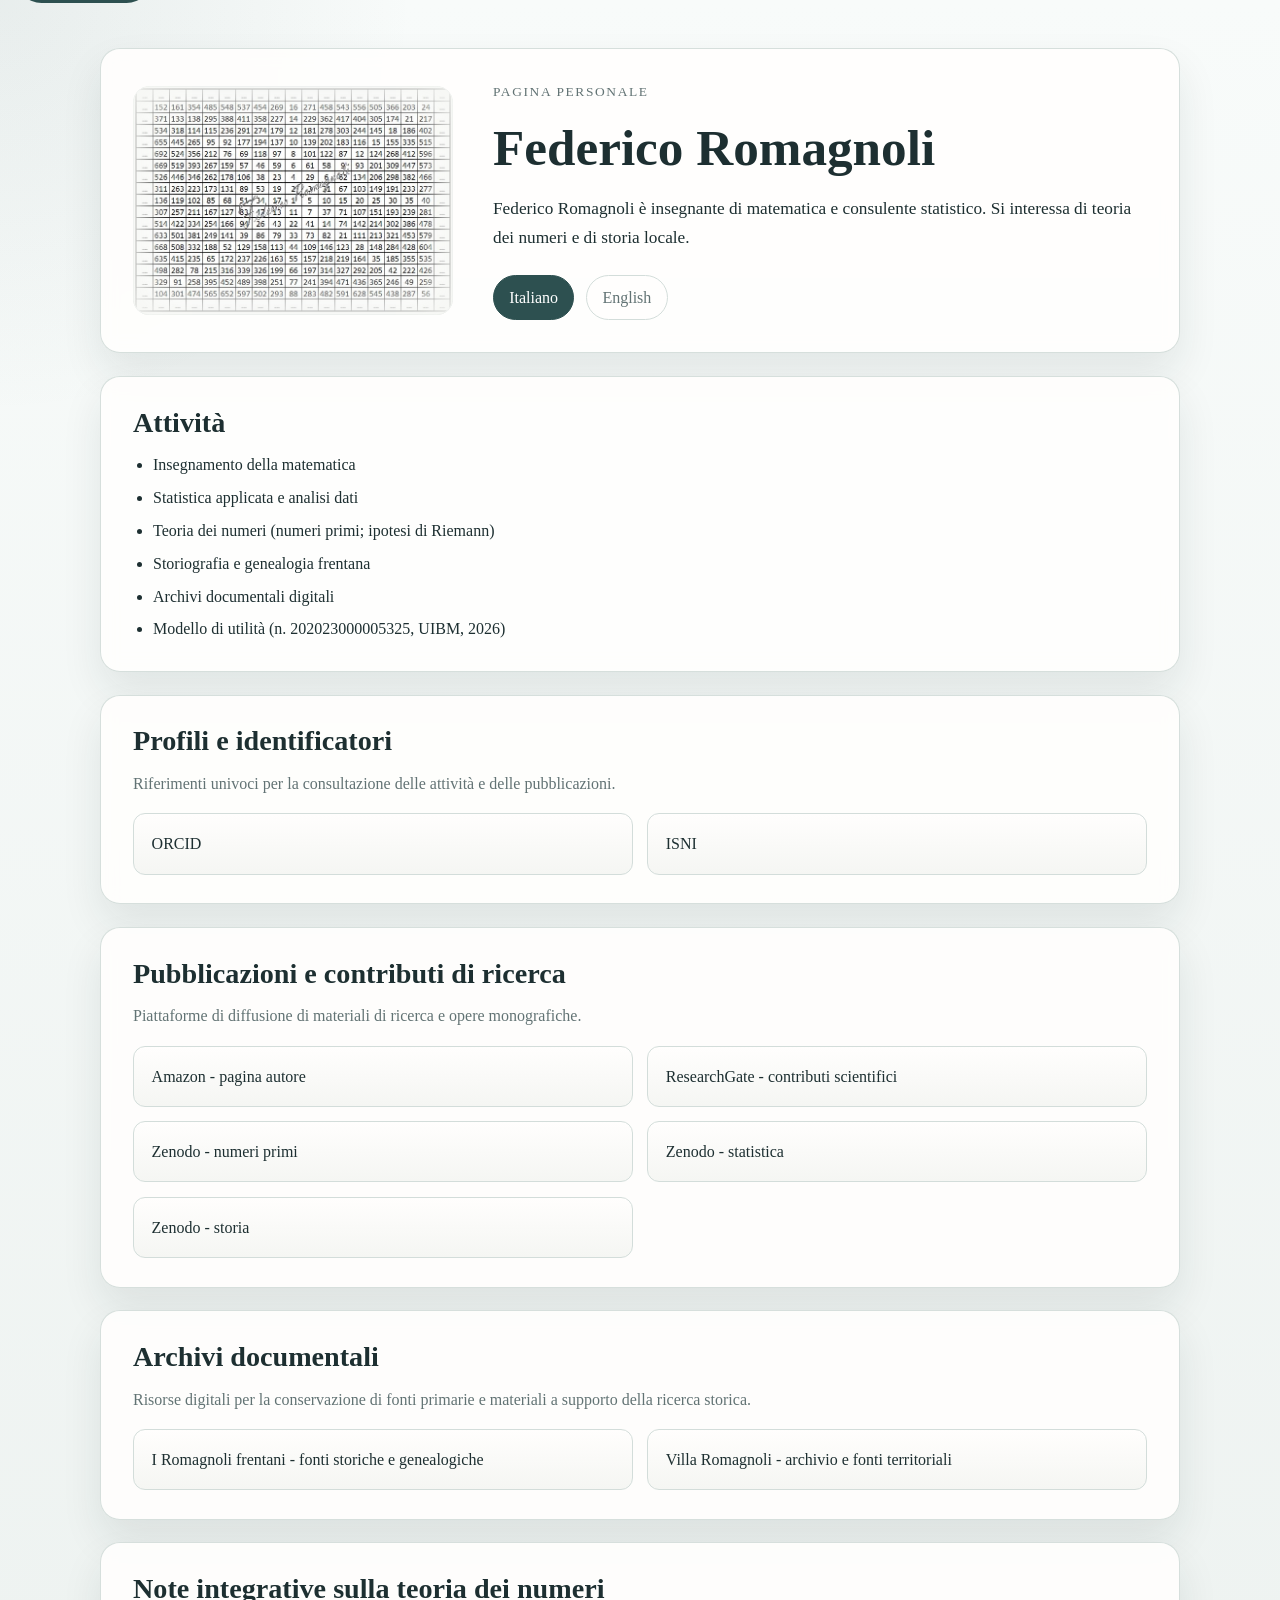
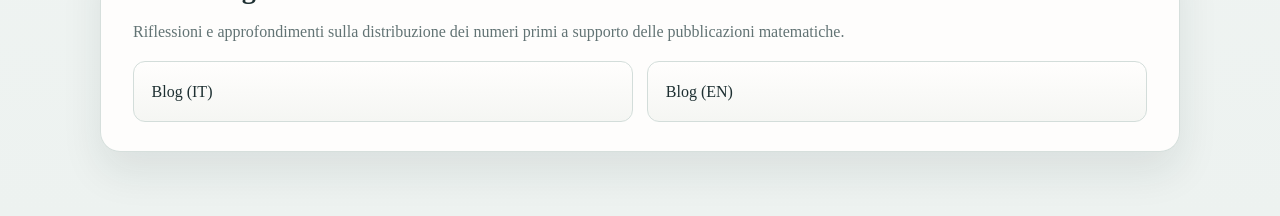
<file: index.html>
<!doctype html>
<html lang="it">
<head>
  <meta charset="utf-8">
  <meta name="viewport" content="width=device-width, initial-scale=1">
  <title>Federico Romagnoli | Matematica, statistica e studi storici</title>
  <meta
    name="description"
    content="Pagina personale di Federico Romagnoli, insegnante di matematica, consulente statistico e autore di studi di teoria dei numeri e storia locale."
  >
  <meta name="robots" content="index,follow">
  <link rel="canonical" href="https://federicoooo.github.io/federico-romagnoli-site/">
  <link rel="alternate" hreflang="it" href="https://federicoooo.github.io/federico-romagnoli-site/">
  <link rel="alternate" hreflang="en" href="https://federicoooo.github.io/federico-romagnoli-site/en/">
  <link rel="alternate" hreflang="x-default" href="https://federicoooo.github.io/federico-romagnoli-site/">
  <link rel="icon" href="favicon.svg" type="image/svg+xml">
  <link rel="manifest" href="manifest.webmanifest">
  <meta property="og:type" content="profile">
  <meta property="og:locale" content="it_IT">
  <meta property="og:title" content="Federico Romagnoli | Matematica, statistica e studi storici">
  <meta
    property="og:description"
    content="Profilo personale con attività, identificatori, pubblicazioni, archivi documentali e approfondimenti di teoria dei numeri."
  >
  <meta property="og:url" content="https://federicoooo.github.io/federico-romagnoli-site/">
  <meta property="og:image" content="https://federicoooo.github.io/federico-romagnoli-site/images/profile.jpg">
  <meta property="og:site_name" content="Federico Romagnoli">
  <link rel="stylesheet" href="style.css">
  <!-- Dati strutturati per profilo personale e indicizzazione. -->
  <script type="application/ld+json">
    {
      "@context": "https://schema.org",
      "@type": "Person",
      "name": "Federico Romagnoli",
      "url": "https://federicoooo.github.io/federico-romagnoli-site/",
      "image": "https://federicoooo.github.io/federico-romagnoli-site/images/profile.jpg",
      "jobTitle": "Insegnante di matematica e consulente statistico",
      "knowsAbout": [
        "Matematica",
        "Statistica applicata",
        "Teoria dei numeri",
        "Storia locale"
      ],
      "sameAs": [
        "https://orcid.org/0009-0006-7796-2963",
        "https://www.researchgate.net/profile/Federico-Romagnoli",
        "https://www.amazon.it/stores/Federico-Romagnoli/author/B0C7N93HDR",
        "https://isni.org/isni/0000000529100838",
        "https://zenodo.org/communities/fr-teoria-numeri/records?sort=publication-desc",
        "https://zenodo.org/communities/fr-ricerca-statistica/records?sort=publication-desc",
        "https://zenodo.org/communities/fr-ricerca-storica/records?sort=publication-desc",
        "https://federicoooo.github.io/romagnoli-frentani/",
        "https://federicoooo.github.io/villa-romagnoli/",
        "https://caoseordinenellateoriadeinumeri.blogspot.com/",
        "https://chaosandorderinnumbertheory.blogspot.com/"
      ]
    }
  </script>
</head>
<body>
  <a class="skip-link" href="#main">Vai al contenuto</a>

  <main id="main" class="site-shell">
    <!-- Blocco introduttivo con immagine profilo e accesso rapido alla versione inglese. -->
    <section class="hero">
      <div class="hero__media">
        <img
          src="images/profile.jpg"
          alt="Fotografia del profilo di Federico Romagnoli"
          width="320"
          height="320"
        >
      </div>

      <div class="hero__content">
        <p class="eyebrow">Pagina personale</p>
        <h1>Federico Romagnoli</h1>
        <p class="lead">
          Federico Romagnoli è insegnante di matematica e consulente statistico.
          Si interessa di teoria dei numeri e di storia locale.
        </p>
        <div class="language-switcher" aria-label="Selettore lingua">
          <a class="language-switcher__link language-switcher__link--current" href="index.html">Italiano</a>
          <a class="language-switcher__link" href="en/index.html">English</a>
        </div>
      </div>
    </section>

    <section class="panel">
      <h2>Attività</h2>
      <ul class="clean-list">
        <li>Insegnamento della matematica</li>
        <li>Statistica applicata e analisi dati</li>
        <li>Teoria dei numeri (numeri primi; ipotesi di Riemann)</li>
        <li>Storiografia e genealogia frentana</li>
        <li>Archivi documentali digitali</li>
        <li>Modello di utilità (n. 202023000005325, UIBM, 2026)</li>
      </ul>
    </section>

    <section class="panel">
      <h2>Profili e identificatori</h2>
      <p class="section-intro">
        Riferimenti univoci per la consultazione delle attività e delle pubblicazioni.
      </p>
      <div class="link-grid">
        <a class="resource-link" href="https://orcid.org/0009-0006-7796-2963" target="_blank" rel="noopener">ORCID</a>
        <a class="resource-link" href="https://isni.org/isni/0000000529100838" target="_blank" rel="noopener">ISNI</a>
      </div>
    </section>

    <section class="panel">
      <h2>Pubblicazioni e contributi di ricerca</h2>
      <p class="section-intro">
        Piattaforme di diffusione di materiali di ricerca e opere monografiche.
      </p>
      <div class="link-grid">
        <a class="resource-link" href="https://www.amazon.it/stores/Federico-Romagnoli/author/B0C7N93HDR" target="_blank" rel="noopener">Amazon - pagina autore</a>
        <a class="resource-link" href="https://www.researchgate.net/profile/Federico-Romagnoli" target="_blank" rel="noopener">ResearchGate - contributi scientifici</a>
        <a class="resource-link" href="https://zenodo.org/communities/fr-teoria-numeri/records?sort=publication-desc" target="_blank" rel="noopener">Zenodo - numeri primi</a>
        <a class="resource-link" href="https://zenodo.org/communities/fr-ricerca-statistica/records?sort=publication-desc" target="_blank" rel="noopener">Zenodo - statistica</a>
        <a class="resource-link" href="https://zenodo.org/communities/fr-ricerca-storica/records?sort=publication-desc" target="_blank" rel="noopener">Zenodo - storia</a>
      </div>
    </section>

    <section class="panel">
      <h2>Archivi documentali</h2>
      <p class="section-intro">
        Risorse digitali per la conservazione di fonti primarie e materiali a supporto della ricerca storica.
      </p>
      <div class="link-grid">
        <a class="resource-link" href="https://federicoooo.github.io/romagnoli-frentani/" target="_blank" rel="noopener">I Romagnoli frentani - fonti storiche e genealogiche</a>
        <a class="resource-link" href="https://federicoooo.github.io/villa-romagnoli/" target="_blank" rel="noopener">Villa Romagnoli - archivio e fonti territoriali</a>
      </div>
    </section>

    <section class="panel">
      <h2>Note integrative sulla teoria dei numeri</h2>
      <p class="section-intro">
        Riflessioni e approfondimenti sulla distribuzione dei numeri primi a supporto delle pubblicazioni matematiche.
      </p>
      <div class="link-grid">
        <a class="resource-link" href="https://caoseordinenellateoriadeinumeri.blogspot.com/" target="_blank" rel="noopener">Blog (IT)</a>
        <a class="resource-link" href="https://chaosandorderinnumbertheory.blogspot.com/" target="_blank" rel="noopener">Blog (EN)</a>
      </div>
    </section>
  </main>
</body>
</html>
</file>
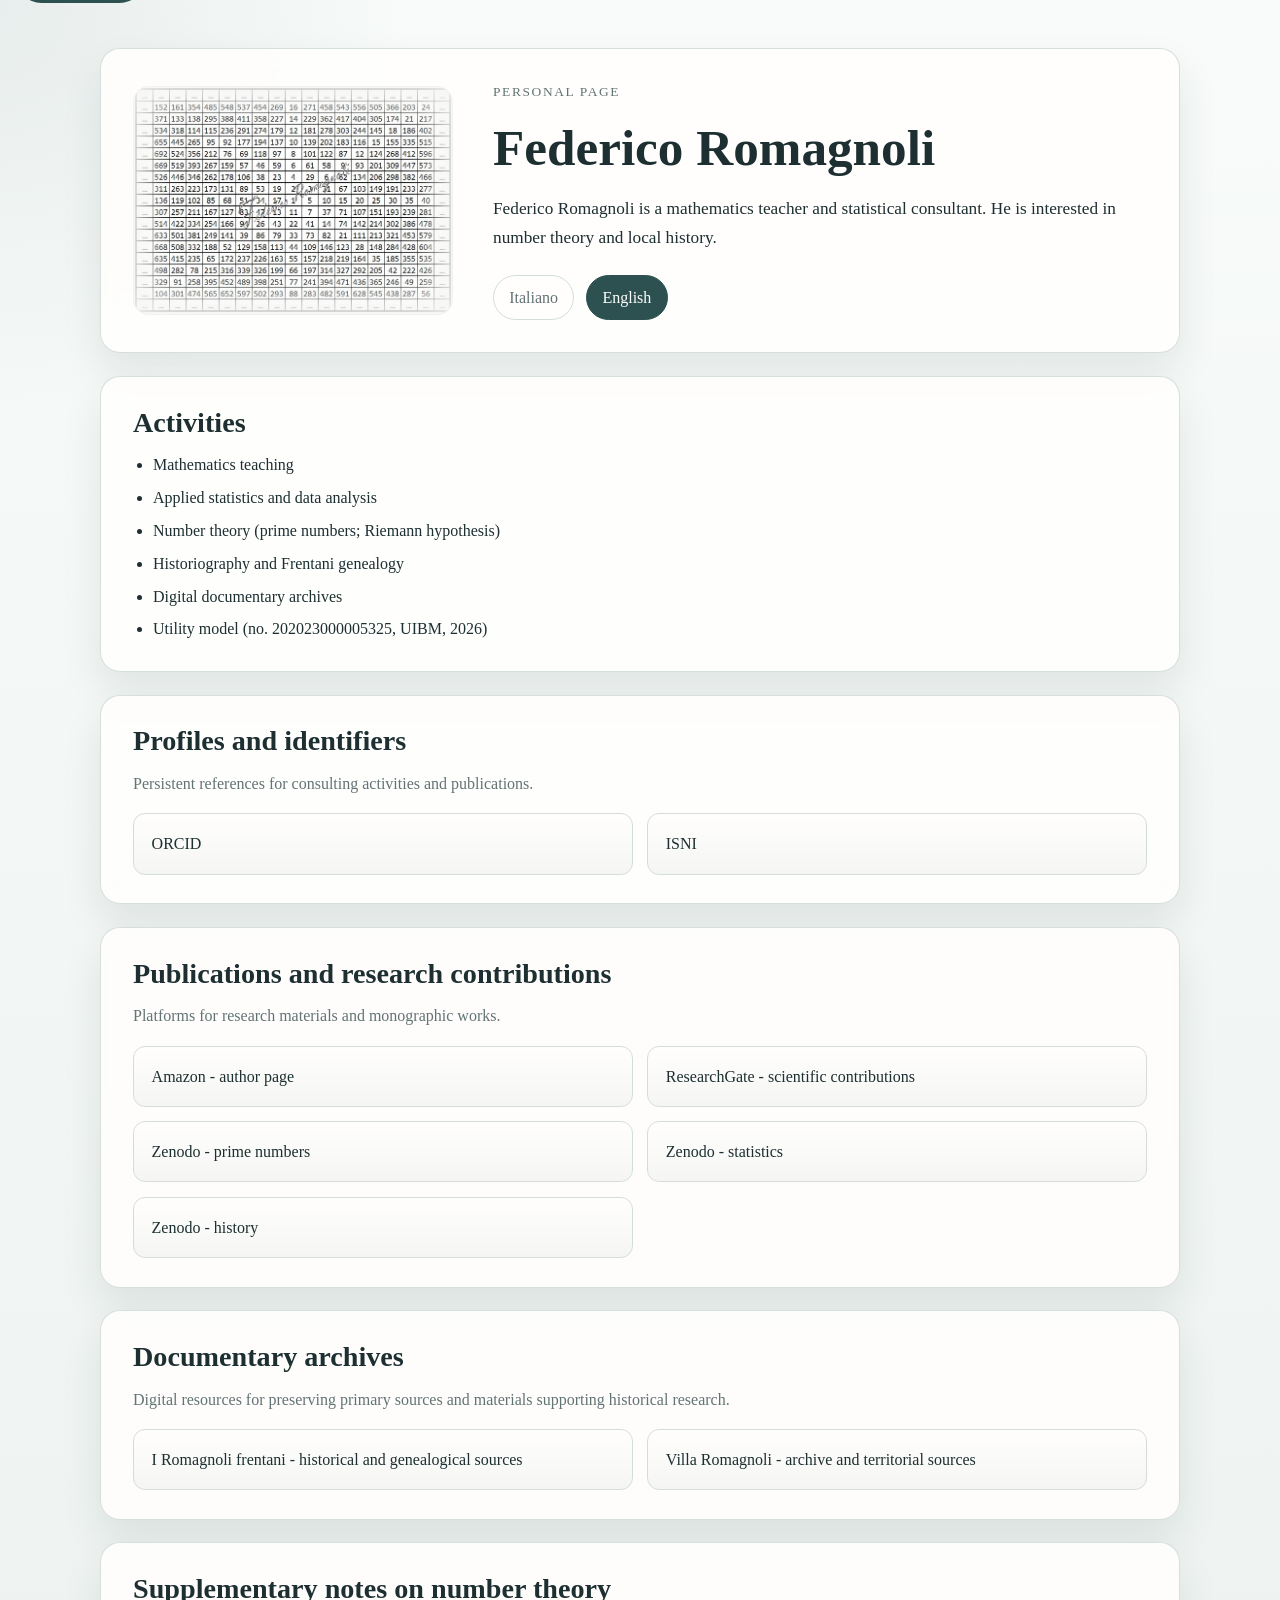
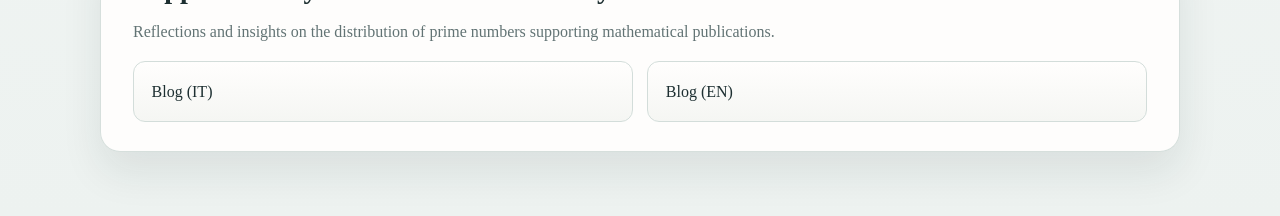
<file: en/index.html>
<!doctype html>
<html lang="en">
<head>
  <meta charset="utf-8">
  <meta name="viewport" content="width=device-width, initial-scale=1">
  <title>Federico Romagnoli | Mathematics, statistics and historical studies</title>
  <meta
    name="description"
    content="Personal page of Federico Romagnoli, mathematics teacher, statistical consultant, and author of studies in number theory and local history."
  >
  <meta name="robots" content="index,follow">
  <link rel="canonical" href="https://federicoooo.github.io/federico-romagnoli-site/en/">
  <link rel="alternate" hreflang="it" href="https://federicoooo.github.io/federico-romagnoli-site/">
  <link rel="alternate" hreflang="en" href="https://federicoooo.github.io/federico-romagnoli-site/en/">
  <link rel="alternate" hreflang="x-default" href="https://federicoooo.github.io/federico-romagnoli-site/">
  <link rel="icon" href="../favicon.svg" type="image/svg+xml">
  <link rel="manifest" href="../manifest.webmanifest">
  <meta property="og:type" content="profile">
  <meta property="og:locale" content="en_US">
  <meta property="og:title" content="Federico Romagnoli | Mathematics, statistics and historical studies">
  <meta
    property="og:description"
    content="Personal profile with activities, identifiers, publications, documentary archives, and number theory notes."
  >
  <meta property="og:url" content="https://federicoooo.github.io/federico-romagnoli-site/en/">
  <meta property="og:image" content="https://federicoooo.github.io/federico-romagnoli-site/images/profile.jpg">
  <meta property="og:site_name" content="Federico Romagnoli">
  <link rel="stylesheet" href="../style.css">
  <!-- Structured data for the personal profile and search engines. -->
  <script type="application/ld+json">
    {
      "@context": "https://schema.org",
      "@type": "Person",
      "name": "Federico Romagnoli",
      "url": "https://federicoooo.github.io/federico-romagnoli-site/en/",
      "image": "https://federicoooo.github.io/federico-romagnoli-site/images/profile.jpg",
      "jobTitle": "Mathematics teacher and statistical consultant",
      "knowsAbout": [
        "Mathematics",
        "Applied statistics",
        "Number theory",
        "Local history"
      ],
      "sameAs": [
        "https://orcid.org/0009-0006-7796-2963",
        "https://www.researchgate.net/profile/Federico-Romagnoli",
        "https://www.amazon.it/stores/Federico-Romagnoli/author/B0C7N93HDR",
        "https://isni.org/isni/0000000529100838",
        "https://zenodo.org/communities/fr-teoria-numeri/records?sort=publication-desc",
        "https://zenodo.org/communities/fr-ricerca-statistica/records?sort=publication-desc",
        "https://zenodo.org/communities/fr-ricerca-storica/records?sort=publication-desc",
        "https://federicoooo.github.io/romagnoli-frentani/",
        "https://federicoooo.github.io/villa-romagnoli/",
        "https://caoseordinenellateoriadeinumeri.blogspot.com/",
        "https://chaosandorderinnumbertheory.blogspot.com/"
      ]
    }
  </script>
</head>
<body>
  <a class="skip-link" href="#main">Skip to content</a>

  <main id="main" class="site-shell">
    <!-- Introductory block with profile image and language switcher. -->
    <section class="hero">
      <div class="hero__media">
        <img
          src="../images/profile.jpg"
          alt="Profile photograph of Federico Romagnoli"
          width="320"
          height="320"
        >
      </div>

      <div class="hero__content">
        <p class="eyebrow">Personal page</p>
        <h1>Federico Romagnoli</h1>
        <p class="lead">
          Federico Romagnoli is a mathematics teacher and statistical consultant.
          He is interested in number theory and local history.
        </p>
        <div class="language-switcher" aria-label="Language switcher">
          <a class="language-switcher__link" href="../index.html">Italiano</a>
          <a class="language-switcher__link language-switcher__link--current" href="index.html">English</a>
        </div>
      </div>
    </section>

    <section class="panel">
      <h2>Activities</h2>
      <ul class="clean-list">
        <li>Mathematics teaching</li>
        <li>Applied statistics and data analysis</li>
        <li>Number theory (prime numbers; Riemann hypothesis)</li>
        <li>Historiography and Frentani genealogy</li>
        <li>Digital documentary archives</li>
        <li>Utility model (no. 202023000005325, UIBM, 2026)</li>
      </ul>
    </section>

    <section class="panel">
      <h2>Profiles and identifiers</h2>
      <p class="section-intro">
        Persistent references for consulting activities and publications.
      </p>
      <div class="link-grid">
        <a class="resource-link" href="https://orcid.org/0009-0006-7796-2963" target="_blank" rel="noopener">ORCID</a>
        <a class="resource-link" href="https://isni.org/isni/0000000529100838" target="_blank" rel="noopener">ISNI</a>
      </div>
    </section>

    <section class="panel">
      <h2>Publications and research contributions</h2>
      <p class="section-intro">
        Platforms for research materials and monographic works.
      </p>
      <div class="link-grid">
        <a class="resource-link" href="https://www.amazon.it/stores/Federico-Romagnoli/author/B0C7N93HDR" target="_blank" rel="noopener">Amazon - author page</a>
        <a class="resource-link" href="https://www.researchgate.net/profile/Federico-Romagnoli" target="_blank" rel="noopener">ResearchGate - scientific contributions</a>
        <a class="resource-link" href="https://zenodo.org/communities/fr-teoria-numeri/records?sort=publication-desc" target="_blank" rel="noopener">Zenodo - prime numbers</a>
        <a class="resource-link" href="https://zenodo.org/communities/fr-ricerca-statistica/records?sort=publication-desc" target="_blank" rel="noopener">Zenodo - statistics</a>
        <a class="resource-link" href="https://zenodo.org/communities/fr-ricerca-storica/records?sort=publication-desc" target="_blank" rel="noopener">Zenodo - history</a>
      </div>
    </section>

    <section class="panel">
      <h2>Documentary archives</h2>
      <p class="section-intro">
        Digital resources for preserving primary sources and materials supporting historical research.
      </p>
      <div class="link-grid">
        <a class="resource-link" href="https://federicoooo.github.io/romagnoli-frentani/" target="_blank" rel="noopener">I Romagnoli frentani - historical and genealogical sources</a>
        <a class="resource-link" href="https://federicoooo.github.io/villa-romagnoli/" target="_blank" rel="noopener">Villa Romagnoli - archive and territorial sources</a>
      </div>
    </section>

    <section class="panel">
      <h2>Supplementary notes on number theory</h2>
      <p class="section-intro">
        Reflections and insights on the distribution of prime numbers supporting mathematical publications.
      </p>
      <div class="link-grid">
        <a class="resource-link" href="https://caoseordinenellateoriadeinumeri.blogspot.com/" target="_blank" rel="noopener">Blog (IT)</a>
        <a class="resource-link" href="https://chaosandorderinnumbertheory.blogspot.com/" target="_blank" rel="noopener">Blog (EN)</a>
      </div>
    </section>
  </main>
</body>
</html>
</file>
<file: style.css>
:root {
  --bg: #edf2f0;
  --surface: #fffefd;
  --surface-alt: #f5f6f3;
  --text: #1d2f31;
  --muted: #627374;
  --line: #d3ddda;
  --accent: #2d5050;
  --accent-soft: #e1e9e5;
  --shadow: 0 20px 42px rgba(27, 44, 45, 0.09);
  --radius: 20px;
  --radius-sm: 12px;
  --content-width: 1080px;
  --font-sans: "Georgia", "Times New Roman", serif;
}

*,
*::before,
*::after {
  box-sizing: border-box;
}

html {
  scroll-behavior: smooth;
}

body {
  margin: 0;
  min-width: 320px;
  font-family: var(--font-sans);
  font-size: 1rem;
  line-height: 1.7;
  color: var(--text);
  background:
    radial-gradient(circle at top left, rgba(45, 80, 80, 0.08), transparent 26rem),
    linear-gradient(180deg, #f8fbfa 0%, var(--bg) 100%);
}

img {
  display: block;
  max-width: 100%;
  height: auto;
}

a {
  color: inherit;
}

.skip-link {
  position: absolute;
  left: 1rem;
  top: -3rem;
  z-index: 10;
  padding: 0.75rem 1rem;
  color: #ffffff;
  background: var(--accent);
  border-radius: 999px;
  text-decoration: none;
}

.skip-link:focus {
  top: 1rem;
}

/* Shared page shell for both language versions. */
.site-shell {
  width: min(calc(100% - 2rem), var(--content-width));
  margin: 0 auto;
  padding: 3rem 0 4rem;
}

.hero,
.panel {
  background: rgba(255, 254, 253, 0.9);
  backdrop-filter: blur(8px);
  border: 1px solid rgba(211, 221, 218, 0.92);
  border-radius: var(--radius);
  box-shadow: var(--shadow);
}

.hero {
  display: grid;
  grid-template-columns: minmax(220px, 320px) minmax(0, 1fr);
  gap: 2.5rem;
  align-items: center;
  padding: 2rem;
}

.hero__media {
  position: relative;
  border-radius: calc(var(--radius) - 4px);
  overflow: hidden;
  background: linear-gradient(180deg, var(--surface) 0%, var(--surface-alt) 100%);
}

.hero__media::after {
  content: "";
  position: absolute;
  inset: 0;
  border-radius: inherit;
  pointer-events: none;
  box-shadow: inset 0 0 30px 16px rgba(245, 246, 243, 0.92);
}

.hero__media img {
  width: 100%;
  border-radius: inherit;
  border: 1px solid rgba(211, 221, 218, 0.72);
  box-shadow: 0 18px 34px rgba(29, 47, 49, 0.12);
}

.eyebrow {
  margin: 0 0 0.8rem;
  color: var(--muted);
  font-size: 0.84rem;
  letter-spacing: 0.12em;
  text-transform: uppercase;
}

h1,
h2,
h3,
p,
ul {
  margin-top: 0;
}

h1,
h2,
h3 {
  line-height: 1.2;
  font-weight: 600;
}

h1 {
  margin-bottom: 1rem;
  font-size: clamp(2.2rem, 4vw, 3.4rem);
}

h2 {
  margin-bottom: 0.75rem;
  font-size: clamp(1.45rem, 2.2vw, 1.9rem);
}

.lead {
  max-width: 42rem;
  margin-bottom: 1.4rem;
  color: var(--text);
  font-size: 1.08rem;
}

.language-switcher {
  display: flex;
  flex-wrap: wrap;
  gap: 0.75rem;
}

.language-switcher__link {
  padding: 0.5rem 0.95rem;
  border: 1px solid var(--line);
  border-radius: 999px;
  color: var(--muted);
  text-decoration: none;
  background: var(--surface);
}

.language-switcher__link:hover,
.language-switcher__link:focus-visible,
.resource-link:hover,
.resource-link:focus-visible {
  border-color: var(--accent);
  color: var(--accent);
}

.language-switcher__link--current {
  border-color: var(--accent);
  color: #ffffff;
  background: var(--accent);
}

.panel {
  margin-top: 1.4rem;
  padding: 1.8rem 2rem;
}

.section-intro {
  color: var(--muted);
}

.clean-list {
  margin-bottom: 0;
  padding-left: 1.25rem;
}

.clean-list li + li {
  margin-top: 0.35rem;
}

/* Resource links become a single column on smaller screens. */
.link-grid {
  display: grid;
  grid-template-columns: repeat(2, minmax(0, 1fr));
  gap: 0.9rem;
}

.resource-link {
  display: flex;
  align-items: center;
  min-height: 100%;
  padding: 1rem 1.1rem;
  border: 1px solid var(--line);
  border-radius: var(--radius-sm);
  background: linear-gradient(180deg, var(--surface) 0%, var(--surface-alt) 100%);
  color: var(--text);
  text-decoration: none;
  transition:
    border-color 160ms ease,
    color 160ms ease,
    transform 160ms ease,
    box-shadow 160ms ease;
}

.resource-link:hover,
.resource-link:focus-visible {
  transform: translateY(-2px);
  box-shadow: 0 12px 24px rgba(45, 80, 80, 0.1);
}

@media (max-width: 820px) {
  .site-shell {
    width: min(calc(100% - 1.25rem), var(--content-width));
    padding-top: 1.25rem;
    padding-bottom: 2rem;
  }

  .hero {
    grid-template-columns: 1fr;
    gap: 1.5rem;
    padding: 1.35rem;
  }

  .hero__media {
    max-width: 280px;
  }

  .panel {
    padding: 1.35rem;
  }

  .link-grid {
    grid-template-columns: 1fr;
  }
}

@media (prefers-reduced-motion: reduce) {
  html {
    scroll-behavior: auto;
  }

  .resource-link {
    transition: none;
  }
}
</file>
